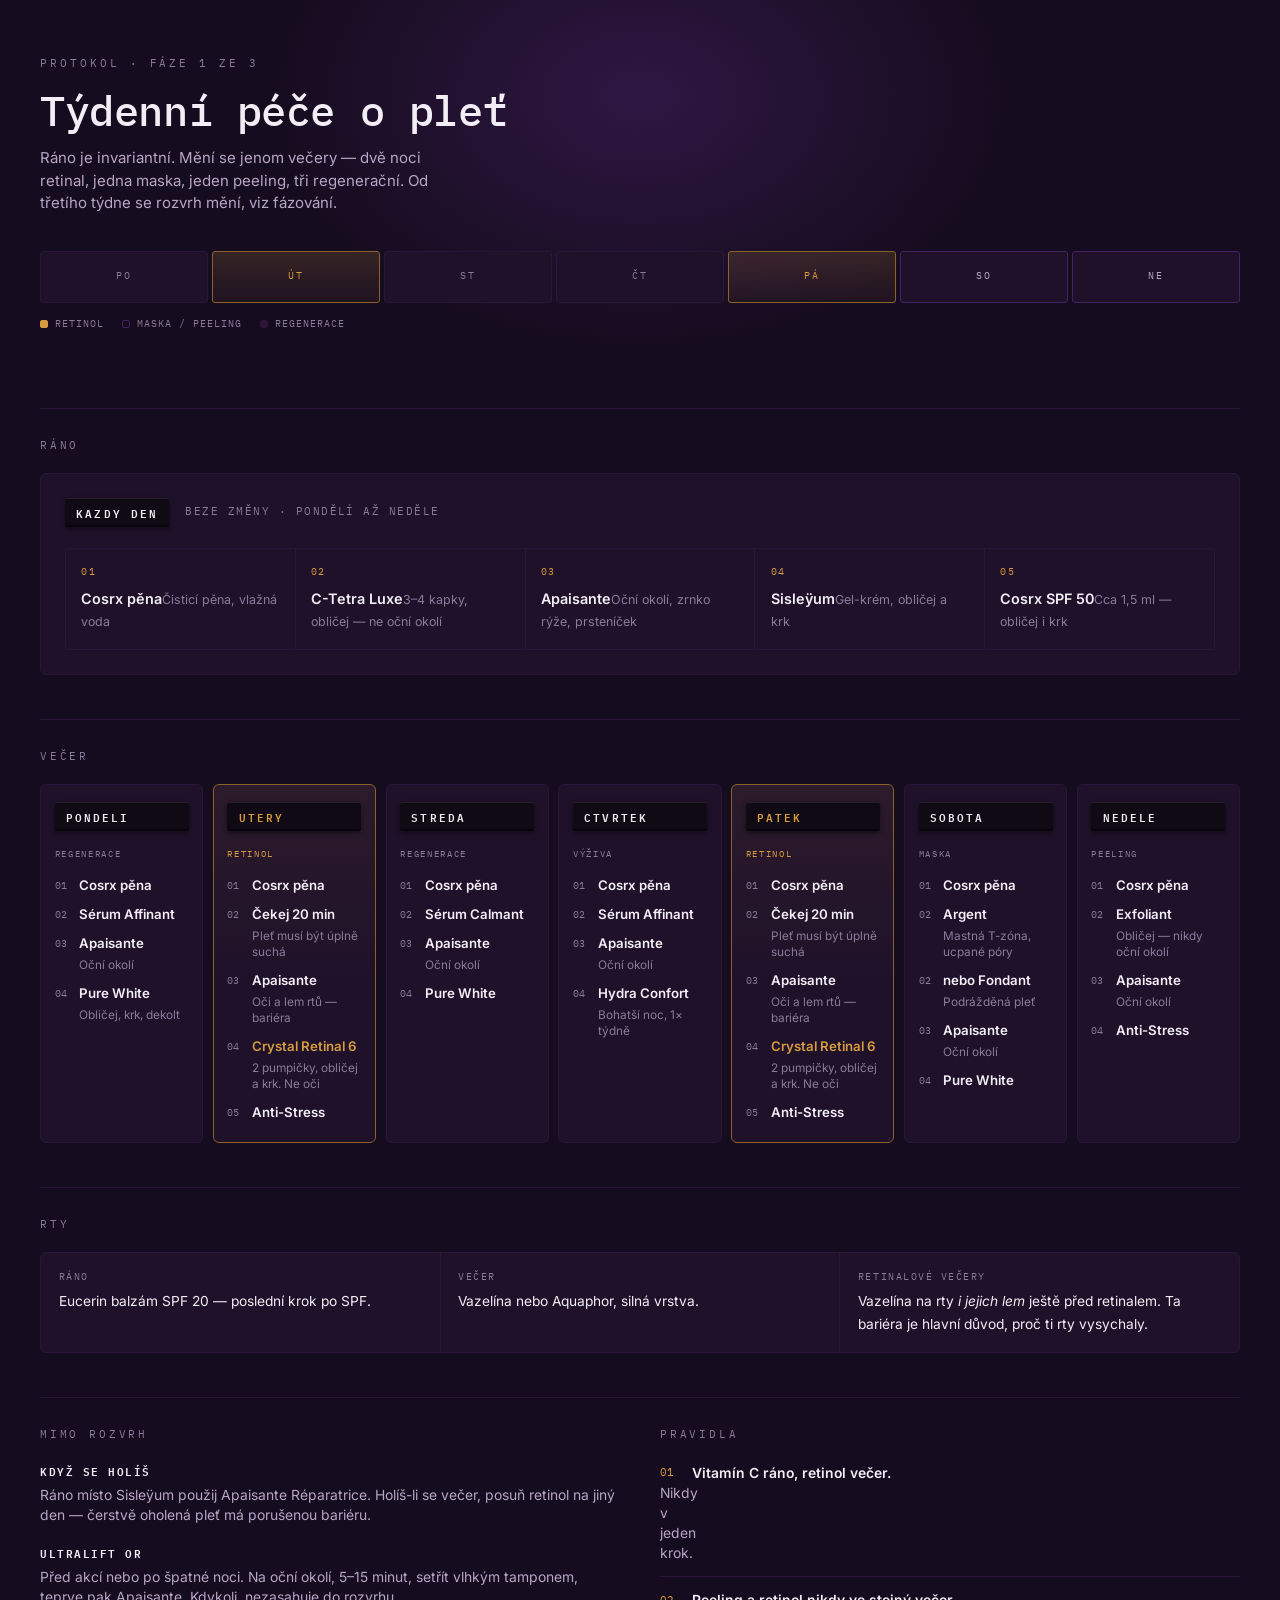
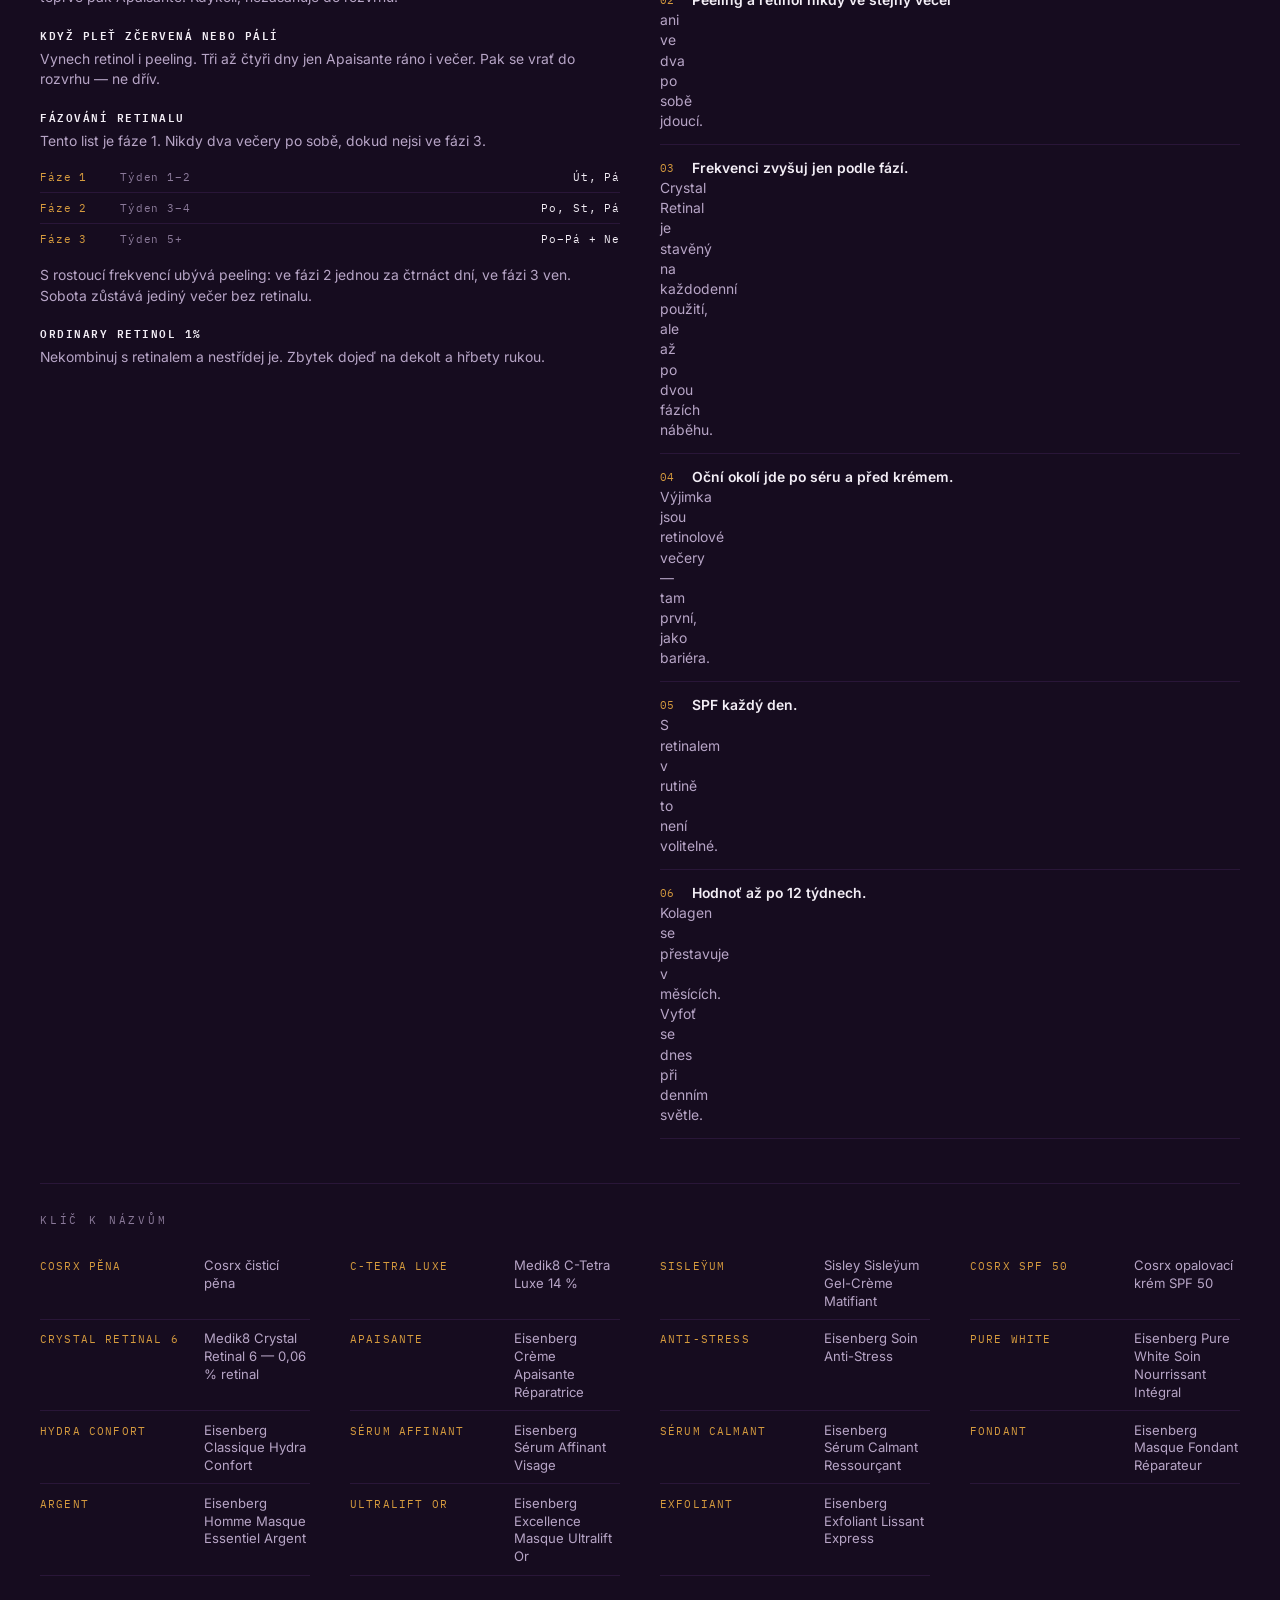
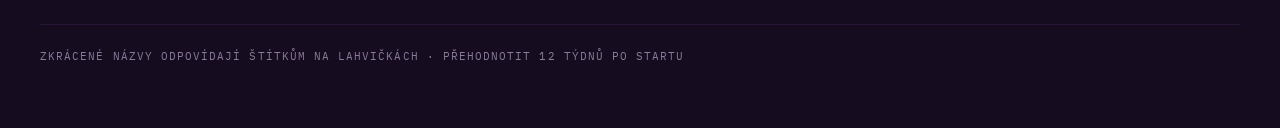
<file: skincare.html>
<!DOCTYPE html>
<html lang="cs">
<head>
<meta charset="utf-8">
<meta name="viewport" content="width=device-width, initial-scale=1">
<title>Týdenní protokol péče o pleť</title>
<link rel="preconnect" href="https://fonts.googleapis.com">
<link rel="preconnect" href="https://fonts.gstatic.com" crossorigin>
<link href="https://fonts.googleapis.com/css2?family=IBM+Plex+Mono:wght@400;500;600&family=Inter:wght@400;500;600&display=swap" rel="stylesheet">
<style>
:root{
  --glass:#160C1F;
  --glass-2:#1F1129;
  --glass-3:#291638;
  --lit:#432060;
  --ink:#F3EEF6;
  --label:#B7A5C6;
  --dim:#8B7A9A;
  --emboss:#EDE9EF;
  --tape:#100A15;
  --amber:#D69B3E;
  --amber-dim:#8A6427;
  --mono:"IBM Plex Mono",ui-monospace,SFMono-Regular,Menlo,Consolas,monospace;
  --sans:"Inter",-apple-system,BlinkMacSystemFont,"Segoe UI",Roboto,sans-serif;
}

*{box-sizing:border-box;margin:0;padding:0}

body{
  background:var(--glass);
  color:var(--ink);
  font-family:var(--sans);
  font-size:15px;
  line-height:1.5;
  -webkit-font-smoothing:antialiased;
  padding:0 0 4rem;
}

.wrap{max-width:1240px;margin:0 auto;padding:0 1.25rem}

/* ---------- header ---------- */
.masthead{
  position:relative;
  padding:3.5rem 0 2rem;
  overflow:hidden;
}
.masthead::before{
  content:"";
  position:absolute;
  top:-45%;left:50%;
  width:min(760px,120%);height:520px;
  transform:translateX(-50%);
  background:radial-gradient(ellipse at center,var(--lit) 0%,rgba(67,32,96,0) 68%);
  opacity:.55;
  pointer-events:none;
}
.masthead > *{position:relative}

.eyebrow{
  font-family:var(--mono);
  font-size:.66rem;
  letter-spacing:.28em;
  text-transform:uppercase;
  color:var(--dim);
  margin-bottom:1rem;
}
h1{
  font-family:var(--mono);
  font-weight:500;
  font-size:clamp(1.65rem,4.4vw,2.6rem);
  letter-spacing:-.01em;
  line-height:1.1;
}
.sub{
  color:var(--label);
  max-width:44ch;
  margin-top:.85rem;
  font-size:.94rem;
}

/* ---------- week strip ---------- */
.strip{
  display:grid;
  grid-template-columns:repeat(7,1fr);
  gap:4px;
  margin-top:2.25rem;
}
.seg{
  height:52px;
  border-radius:3px;
  background:var(--glass-2);
  border:1px solid var(--glass-3);
  display:flex;
  align-items:center;
  justify-content:center;
  font-family:var(--mono);
  font-size:.62rem;
  letter-spacing:.16em;
  color:var(--dim);
}
.seg[data-kind="retinol"]{
  background:linear-gradient(180deg,rgba(214,155,62,.16),rgba(214,155,62,.05));
  border-color:var(--amber-dim);
  color:var(--amber);
}
.seg[data-kind="ritual"]{border-color:var(--lit);color:var(--label)}

.strip-key{
  display:flex;
  flex-wrap:wrap;
  gap:1.1rem;
  margin-top:.85rem;
  font-family:var(--mono);
  font-size:.63rem;
  letter-spacing:.1em;
  color:var(--dim);
  text-transform:uppercase;
}
.strip-key span{display:flex;align-items:center;gap:.45rem}
.dot{width:8px;height:8px;border-radius:2px;background:var(--glass-3);border:1px solid var(--glass-3)}
.dot.is-amber{background:var(--amber);border-color:var(--amber)}
.dot.is-ritual{background:transparent;border-color:var(--lit)}

/* ---------- section frame ---------- */
.band{border-top:1px solid var(--glass-3);padding-top:1.75rem;margin-top:2.75rem}
.band-title{
  font-family:var(--mono);
  font-size:.68rem;
  letter-spacing:.26em;
  text-transform:uppercase;
  color:var(--dim);
  margin-bottom:1.25rem;
}

/* ---------- dymo tape ---------- */
.tape{
  display:inline-block;
  background:var(--tape);
  color:var(--emboss);
  font-family:var(--mono);
  font-weight:600;
  font-size:.66rem;
  letter-spacing:.2em;
  text-transform:uppercase;
  padding:.42rem .7rem .38rem;
  border-radius:2px;
  box-shadow:inset 0 1px 0 rgba(255,255,255,.09),inset 0 -2px 0 rgba(0,0,0,.5),0 2px 5px rgba(0,0,0,.45);
  text-shadow:0 1px 0 rgba(0,0,0,.85);
}
.tape.is-amber{color:var(--amber)}

/* ---------- morning ---------- */
.morning{
  background:var(--glass-2);
  border:1px solid var(--glass-3);
  border-radius:6px;
  padding:1.5rem;
}
.morning-head{
  display:flex;
  align-items:center;
  gap:1rem;
  flex-wrap:wrap;
  margin-bottom:1.35rem;
}
.morning-note{
  font-family:var(--mono);
  font-size:.66rem;
  letter-spacing:.14em;
  text-transform:uppercase;
  color:var(--dim);
}
.morning-steps{
  display:grid;
  grid-template-columns:repeat(auto-fit,minmax(170px,1fr));
  gap:1px;
  background:var(--glass-3);
  border:1px solid var(--glass-3);
  border-radius:4px;
  overflow:hidden;
}
.mstep{background:var(--glass-2);padding:1rem .95rem}
.mstep .n{
  font-family:var(--mono);
  font-size:.6rem;
  letter-spacing:.14em;
  color:var(--amber);
  display:block;
  margin-bottom:.5rem;
}
.mstep .p{font-weight:600;font-size:.9rem;line-height:1.3}
.mstep .d{color:var(--dim);font-size:.78rem;margin-top:.25rem;line-height:1.35}

/* ---------- evening grid ---------- */
.days{
  display:grid;
  grid-template-columns:repeat(7,1fr);
  gap:.6rem;
}
.day{
  background:var(--glass-2);
  border:1px solid var(--glass-3);
  border-radius:6px;
  padding:1.1rem .85rem 1.25rem;
  min-width:0;
  display:flex;
  flex-direction:column;
  gap:1rem;
}
.day.is-retinol{
  border-color:var(--amber-dim);
  background:linear-gradient(180deg,rgba(214,155,62,.07),rgba(214,155,62,0) 55%),var(--glass-2);
}
.day-kind{
  font-family:var(--mono);
  font-size:.58rem;
  letter-spacing:.18em;
  text-transform:uppercase;
  color:var(--dim);
}
.day.is-retinol .day-kind{color:var(--amber)}

ol.steps{list-style:none;display:flex;flex-direction:column;gap:.7rem}
ol.steps li{
  display:grid;
  grid-template-columns:1.35rem 1fr;
  gap:.2rem;
  font-size:.83rem;
  line-height:1.35;
}
ol.steps .n{
  font-family:var(--mono);
  font-size:.63rem;
  color:var(--dim);
  padding-top:.14rem;
}
ol.steps .p{font-weight:600;min-width:0;overflow-wrap:anywhere}
ol.steps .d{
  grid-column:2;
  color:var(--dim);
  font-size:.74rem;
  line-height:1.35;
  margin-top:.1rem;
}
ol.steps li.is-key .p{color:var(--amber)}

/* ---------- lips ---------- */
.lips{
  display:grid;
  grid-template-columns:repeat(auto-fit,minmax(230px,1fr));
  gap:1px;
  background:var(--glass-3);
  border:1px solid var(--glass-3);
  border-radius:6px;
  overflow:hidden;
}
.lips div{background:var(--glass-2);padding:1.05rem 1.1rem}
.lips .w{
  font-family:var(--mono);
  font-size:.6rem;
  letter-spacing:.16em;
  text-transform:uppercase;
  color:var(--dim);
  display:block;
  margin-bottom:.4rem;
}
.lips .t{font-size:.86rem;line-height:1.4}

/* ---------- notes ---------- */
.cols{display:grid;grid-template-columns:1fr 1fr;gap:2.5rem}
.note{margin-bottom:1.15rem}
.note:last-child{margin-bottom:0}
.note h3{
  font-family:var(--mono);
  font-size:.68rem;
  font-weight:600;
  letter-spacing:.14em;
  text-transform:uppercase;
  color:var(--ink);
  margin-bottom:.35rem;
}
.note p{color:var(--label);font-size:.87rem;line-height:1.5}
.note p + .phases{margin-top:.7rem}
.note .phases + p{margin-top:.7rem}
table.phases{border-collapse:collapse;width:100%}
table.phases td{
  padding:.42rem 0;
  border-bottom:1px solid var(--glass-3);
  font-family:var(--mono);
  font-size:.68rem;
  letter-spacing:.08em;
  color:var(--label);
}
table.phases tr:last-child td{border-bottom:none}
table.phases .ph{color:var(--amber);width:5rem}
table.phases .pw{color:var(--dim);width:7rem}
table.phases .pd{text-align:right;color:var(--ink)}

ol.rules{list-style:none;counter-reset:r}
ol.rules li{
  counter-increment:r;
  display:grid;
  grid-template-columns:2rem 1fr;
  padding:.8rem 0;
  border-bottom:1px solid var(--glass-3);
  font-size:.87rem;
  line-height:1.45;
  color:var(--label);
}
ol.rules li:first-child{padding-top:0}
ol.rules li::before{
  content:counter(r,decimal-leading-zero);
  font-family:var(--mono);
  font-size:.66rem;
  color:var(--amber);
  padding-top:.18rem;
}
ol.rules li b{color:var(--ink);font-weight:600}

/* ---------- key ---------- */
.legend{
  display:grid;
  grid-template-columns:repeat(auto-fit,minmax(268px,1fr));
  gap:.1rem 2.5rem;
}
.legend div{
  display:grid;
  grid-template-columns:9.5rem 1fr;
  gap:.75rem;
  padding:.55rem 0;
  border-bottom:1px solid var(--glass-3);
  font-size:.82rem;
  align-items:baseline;
}
.legend .k{
  font-family:var(--mono);
  font-size:.66rem;
  letter-spacing:.11em;
  text-transform:uppercase;
  color:var(--amber);
}
.legend .v{color:var(--label);line-height:1.35}

footer{
  margin-top:3rem;
  padding-top:1.5rem;
  border-top:1px solid var(--glass-3);
  font-family:var(--mono);
  font-size:.66rem;
  letter-spacing:.1em;
  color:var(--dim);
  text-transform:uppercase;
}

/* ---------- motion ---------- */
.day,.morning{animation:rise .5s cubic-bezier(.2,.7,.3,1) backwards}
.morning{animation-delay:.05s}
.day:nth-child(1){animation-delay:.12s}
.day:nth-child(2){animation-delay:.17s}
.day:nth-child(3){animation-delay:.22s}
.day:nth-child(4){animation-delay:.27s}
.day:nth-child(5){animation-delay:.32s}
.day:nth-child(6){animation-delay:.37s}
.day:nth-child(7){animation-delay:.42s}
@keyframes rise{from{opacity:0;transform:translateY(10px)}to{opacity:1;transform:none}}

/* ---------- responsive ---------- */
@media (max-width:1080px){
  .days{grid-template-columns:repeat(3,1fr)}
}
@media (max-width:760px){
  .days{grid-template-columns:repeat(2,1fr)}
  .cols{grid-template-columns:1fr;gap:2rem}
  .strip{grid-template-columns:repeat(7,1fr);gap:3px}
  .seg{height:42px;font-size:.55rem;letter-spacing:.08em}
}
@media (max-width:520px){
  .days{grid-template-columns:1fr}
  .legend div{grid-template-columns:1fr;gap:.15rem}
  .masthead{padding-top:2.5rem}
}

@media (prefers-reduced-motion:reduce){
  *{animation:none!important;transition:none!important}
}

@media print{
  body{background:#fff;color:#111}
  .masthead::before{display:none}
  .morning,.day,.lips div,.seg{background:#fff;border-color:#ccc}
  .day.is-retinol{background:#fff;border-color:#111;border-width:2px}
  .sub,.note p,.legend .v,ol.rules li{color:#333}
  .day-kind,.mstep .d,ol.steps .d,.morning-note,.eyebrow,.band-title,footer{color:#666}
  .tape{background:#111;color:#fff;box-shadow:none}
  .days{grid-template-columns:repeat(7,1fr)}
}
</style>
</head>
<body>
<div class="wrap">

  <header class="masthead">
    <div class="eyebrow">Protokol · fáze 1 ze 3</div>
    <h1>Týdenní péče o pleť</h1>
    <p class="sub">Ráno je invariantní. Mění se jenom večery — dvě noci retinal, jedna maska, jeden peeling, tři regenerační. Od třetího týdne se rozvrh mění, viz fázování.</p>

    <div class="strip">
      <div class="seg" data-kind="base">PO</div>
      <div class="seg" data-kind="retinol">ÚT</div>
      <div class="seg" data-kind="base">ST</div>
      <div class="seg" data-kind="base">ČT</div>
      <div class="seg" data-kind="retinol">PÁ</div>
      <div class="seg" data-kind="ritual">SO</div>
      <div class="seg" data-kind="ritual">NE</div>
    </div>
    <div class="strip-key">
      <span><i class="dot is-amber"></i>Retinol</span>
      <span><i class="dot is-ritual"></i>Maska / peeling</span>
      <span><i class="dot"></i>Regenerace</span>
    </div>
  </header>

  <!-- MORNING -->
  <section class="band">
    <div class="band-title">Ráno</div>
    <div class="morning">
      <div class="morning-head">
        <span class="tape">Kazdy den</span>
        <span class="morning-note">Beze změny · pondělí až neděle</span>
      </div>
      <div class="morning-steps">
        <div class="mstep"><span class="n">01</span><span class="p">Cosrx pěna</span><span class="d">Čisticí pěna, vlažná voda</span></div>
        <div class="mstep"><span class="n">02</span><span class="p">C-Tetra Luxe</span><span class="d">3–4 kapky, obličej — ne oční okolí</span></div>
        <div class="mstep"><span class="n">03</span><span class="p">Apaisante</span><span class="d">Oční okolí, zrnko rýže, prsteníček</span></div>
        <div class="mstep"><span class="n">04</span><span class="p">Sisleÿum</span><span class="d">Gel-krém, obličej a krk</span></div>
        <div class="mstep"><span class="n">05</span><span class="p">Cosrx SPF 50</span><span class="d">Cca 1,5 ml — obličej i krk</span></div>
      </div>
    </div>
  </section>

  <!-- EVENINGS -->
  <section class="band">
    <div class="band-title">Večer</div>
    <div class="days">

      <article class="day">
        <span class="tape">Pondeli</span>
        <span class="day-kind">Regenerace</span>
        <ol class="steps">
          <li><span class="n">01</span><span class="p">Cosrx pěna</span></li>
          <li><span class="n">02</span><span class="p">Sérum Affinant</span></li>
          <li><span class="n">03</span><span class="p">Apaisante</span><span class="d">Oční okolí</span></li>
          <li><span class="n">04</span><span class="p">Pure White</span><span class="d">Obličej, krk, dekolt</span></li>
        </ol>
      </article>

      <article class="day is-retinol">
        <span class="tape is-amber">Utery</span>
        <span class="day-kind">Retinol</span>
        <ol class="steps">
          <li><span class="n">01</span><span class="p">Cosrx pěna</span></li>
          <li><span class="n">02</span><span class="p">Čekej 20 min</span><span class="d">Pleť musí být úplně suchá</span></li>
          <li><span class="n">03</span><span class="p">Apaisante</span><span class="d">Oči a lem rtů — bariéra</span></li>
          <li class="is-key"><span class="n">04</span><span class="p">Crystal Retinal 6</span><span class="d">2 pumpičky, obličej a krk. Ne oči</span></li>
          <li><span class="n">05</span><span class="p">Anti-Stress</span></li>
        </ol>
      </article>

      <article class="day">
        <span class="tape">Streda</span>
        <span class="day-kind">Regenerace</span>
        <ol class="steps">
          <li><span class="n">01</span><span class="p">Cosrx pěna</span></li>
          <li><span class="n">02</span><span class="p">Sérum Calmant</span></li>
          <li><span class="n">03</span><span class="p">Apaisante</span><span class="d">Oční okolí</span></li>
          <li><span class="n">04</span><span class="p">Pure White</span></li>
        </ol>
      </article>

      <article class="day">
        <span class="tape">Ctvrtek</span>
        <span class="day-kind">Výživa</span>
        <ol class="steps">
          <li><span class="n">01</span><span class="p">Cosrx pěna</span></li>
          <li><span class="n">02</span><span class="p">Sérum Affinant</span></li>
          <li><span class="n">03</span><span class="p">Apaisante</span><span class="d">Oční okolí</span></li>
          <li><span class="n">04</span><span class="p">Hydra Confort</span><span class="d">Bohatší noc, 1× týdně</span></li>
        </ol>
      </article>

      <article class="day is-retinol">
        <span class="tape is-amber">Patek</span>
        <span class="day-kind">Retinol</span>
        <ol class="steps">
          <li><span class="n">01</span><span class="p">Cosrx pěna</span></li>
          <li><span class="n">02</span><span class="p">Čekej 20 min</span><span class="d">Pleť musí být úplně suchá</span></li>
          <li><span class="n">03</span><span class="p">Apaisante</span><span class="d">Oči a lem rtů — bariéra</span></li>
          <li class="is-key"><span class="n">04</span><span class="p">Crystal Retinal 6</span><span class="d">2 pumpičky, obličej a krk. Ne oči</span></li>
          <li><span class="n">05</span><span class="p">Anti-Stress</span></li>
        </ol>
      </article>

      <article class="day">
        <span class="tape">Sobota</span>
        <span class="day-kind">Maska</span>
        <ol class="steps">
          <li><span class="n">01</span><span class="p">Cosrx pěna</span></li>
          <li><span class="n">02</span><span class="p">Argent</span><span class="d">Mastná T-zóna, ucpané póry</span></li>
          <li><span class="n">02</span><span class="p">nebo Fondant</span><span class="d">Podrážděná pleť</span></li>
          <li><span class="n">03</span><span class="p">Apaisante</span><span class="d">Oční okolí</span></li>
          <li><span class="n">04</span><span class="p">Pure White</span></li>
        </ol>
      </article>

      <article class="day">
        <span class="tape">Nedele</span>
        <span class="day-kind">Peeling</span>
        <ol class="steps">
          <li><span class="n">01</span><span class="p">Cosrx pěna</span></li>
          <li><span class="n">02</span><span class="p">Exfoliant</span><span class="d">Obličej — nikdy oční okolí</span></li>
          <li><span class="n">03</span><span class="p">Apaisante</span><span class="d">Oční okolí</span></li>
          <li><span class="n">04</span><span class="p">Anti-Stress</span></li>
        </ol>
      </article>

    </div>
  </section>

  <!-- LIPS -->
  <section class="band">
    <div class="band-title">Rty</div>
    <div class="lips">
      <div><span class="w">Ráno</span><span class="t">Eucerin balzám SPF 20 — poslední krok po SPF.</span></div>
      <div><span class="w">Večer</span><span class="t">Vazelína nebo Aquaphor, silná vrstva.</span></div>
      <div><span class="w">Retinalové večery</span><span class="t">Vazelína na rty <em>i jejich lem</em> ještě před retinalem. Ta bariéra je hlavní důvod, proč ti rty vysychaly.</span></div>
    </div>
  </section>

  <!-- NOTES -->
  <section class="band">
    <div class="cols">
      <div>
        <div class="band-title">Mimo rozvrh</div>

        <div class="note">
          <h3>Když se holíš</h3>
          <p>Ráno místo Sisleÿum použij Apaisante Réparatrice. Holíš-li se večer, posuň retinol na jiný den — čerstvě oholená pleť má porušenou bariéru.</p>
        </div>

        <div class="note">
          <h3>Ultralift Or</h3>
          <p>Před akcí nebo po špatné noci. Na oční okolí, 5–15 minut, setřít vlhkým tamponem, teprve pak Apaisante. Kdykoli, nezasahuje do rozvrhu.</p>
        </div>

        <div class="note">
          <h3>Když pleť zčervená nebo pálí</h3>
          <p>Vynech retinol i peeling. Tři až čtyři dny jen Apaisante ráno i večer. Pak se vrať do rozvrhu — ne dřív.</p>
        </div>

        <div class="note">
          <h3>Fázování retinalu</h3>
          <p>Tento list je fáze 1. Nikdy dva večery po sobě, dokud nejsi ve fázi 3.</p>
          <table class="phases">
            <tr><td class="ph">Fáze 1</td><td class="pw">Týden 1–2</td><td class="pd">Út, Pá</td></tr>
            <tr><td class="ph">Fáze 2</td><td class="pw">Týden 3–4</td><td class="pd">Po, St, Pá</td></tr>
            <tr><td class="ph">Fáze 3</td><td class="pw">Týden 5+</td><td class="pd">Po–Pá + Ne</td></tr>
          </table>
          <p>S rostoucí frekvencí ubývá peeling: ve fázi 2 jednou za čtrnáct dní, ve fázi 3 ven. Sobota zůstává jediný večer bez retinalu.</p>
        </div>

        <div class="note">
          <h3>Ordinary Retinol 1%</h3>
          <p>Nekombinuj s retinalem a nestřídej je. Zbytek dojeď na dekolt a hřbety rukou.</p>
        </div>
      </div>

      <div>
        <div class="band-title">Pravidla</div>
        <ol class="rules">
          <li><b>Vitamín C ráno, retinol večer.</b> Nikdy v jeden krok.</li>
          <li><b>Peeling a retinol nikdy ve stejný večer</b> ani ve dva po sobě jdoucí.</li>
          <li><b>Frekvenci zvyšuj jen podle fází.</b> Crystal Retinal je stavěný na každodenní použití, ale až po dvou fázích náběhu.</li>
          <li><b>Oční okolí jde po séru a před krémem.</b> Výjimka jsou retinolové večery — tam první, jako bariéra.</li>
          <li><b>SPF každý den.</b> S retinalem v rutině to není volitelné.</li>
          <li><b>Hodnoť až po 12 týdnech.</b> Kolagen se přestavuje v měsících. Vyfoť se dnes při denním světle.</li>
        </ol>
      </div>
    </div>
  </section>

  <!-- KEY -->
  <section class="band">
    <div class="band-title">Klíč k názvům</div>
    <div class="legend">
      <div><span class="k">Cosrx pěna</span><span class="v">Cosrx čisticí pěna</span></div>
      <div><span class="k">C-Tetra Luxe</span><span class="v">Medik8 C-Tetra Luxe 14 %</span></div>
      <div><span class="k">Sisleÿum</span><span class="v">Sisley Sisleÿum Gel-Crème Matifiant</span></div>
      <div><span class="k">Cosrx SPF 50</span><span class="v">Cosrx opalovací krém SPF 50</span></div>
      <div><span class="k">Crystal Retinal 6</span><span class="v">Medik8 Crystal Retinal 6 — 0,06 % retinal</span></div>
      <div><span class="k">Apaisante</span><span class="v">Eisenberg Crème Apaisante Réparatrice</span></div>
      <div><span class="k">Anti-Stress</span><span class="v">Eisenberg Soin Anti-Stress</span></div>
      <div><span class="k">Pure White</span><span class="v">Eisenberg Pure White Soin Nourrissant Intégral</span></div>
      <div><span class="k">Hydra Confort</span><span class="v">Eisenberg Classique Hydra Confort</span></div>
      <div><span class="k">Sérum Affinant</span><span class="v">Eisenberg Sérum Affinant Visage</span></div>
      <div><span class="k">Sérum Calmant</span><span class="v">Eisenberg Sérum Calmant Ressourçant</span></div>
      <div><span class="k">Fondant</span><span class="v">Eisenberg Masque Fondant Réparateur</span></div>
      <div><span class="k">Argent</span><span class="v">Eisenberg Homme Masque Essentiel Argent</span></div>
      <div><span class="k">Ultralift Or</span><span class="v">Eisenberg Excellence Masque Ultralift Or</span></div>
      <div><span class="k">Exfoliant</span><span class="v">Eisenberg Exfoliant Lissant Express</span></div>
    </div>
  </section>

  <footer>Zkrácené názvy odpovídají štítkům na lahvičkách · Přehodnotit 12 týdnů po startu</footer>

</div>
</body>
</html>
</file>
